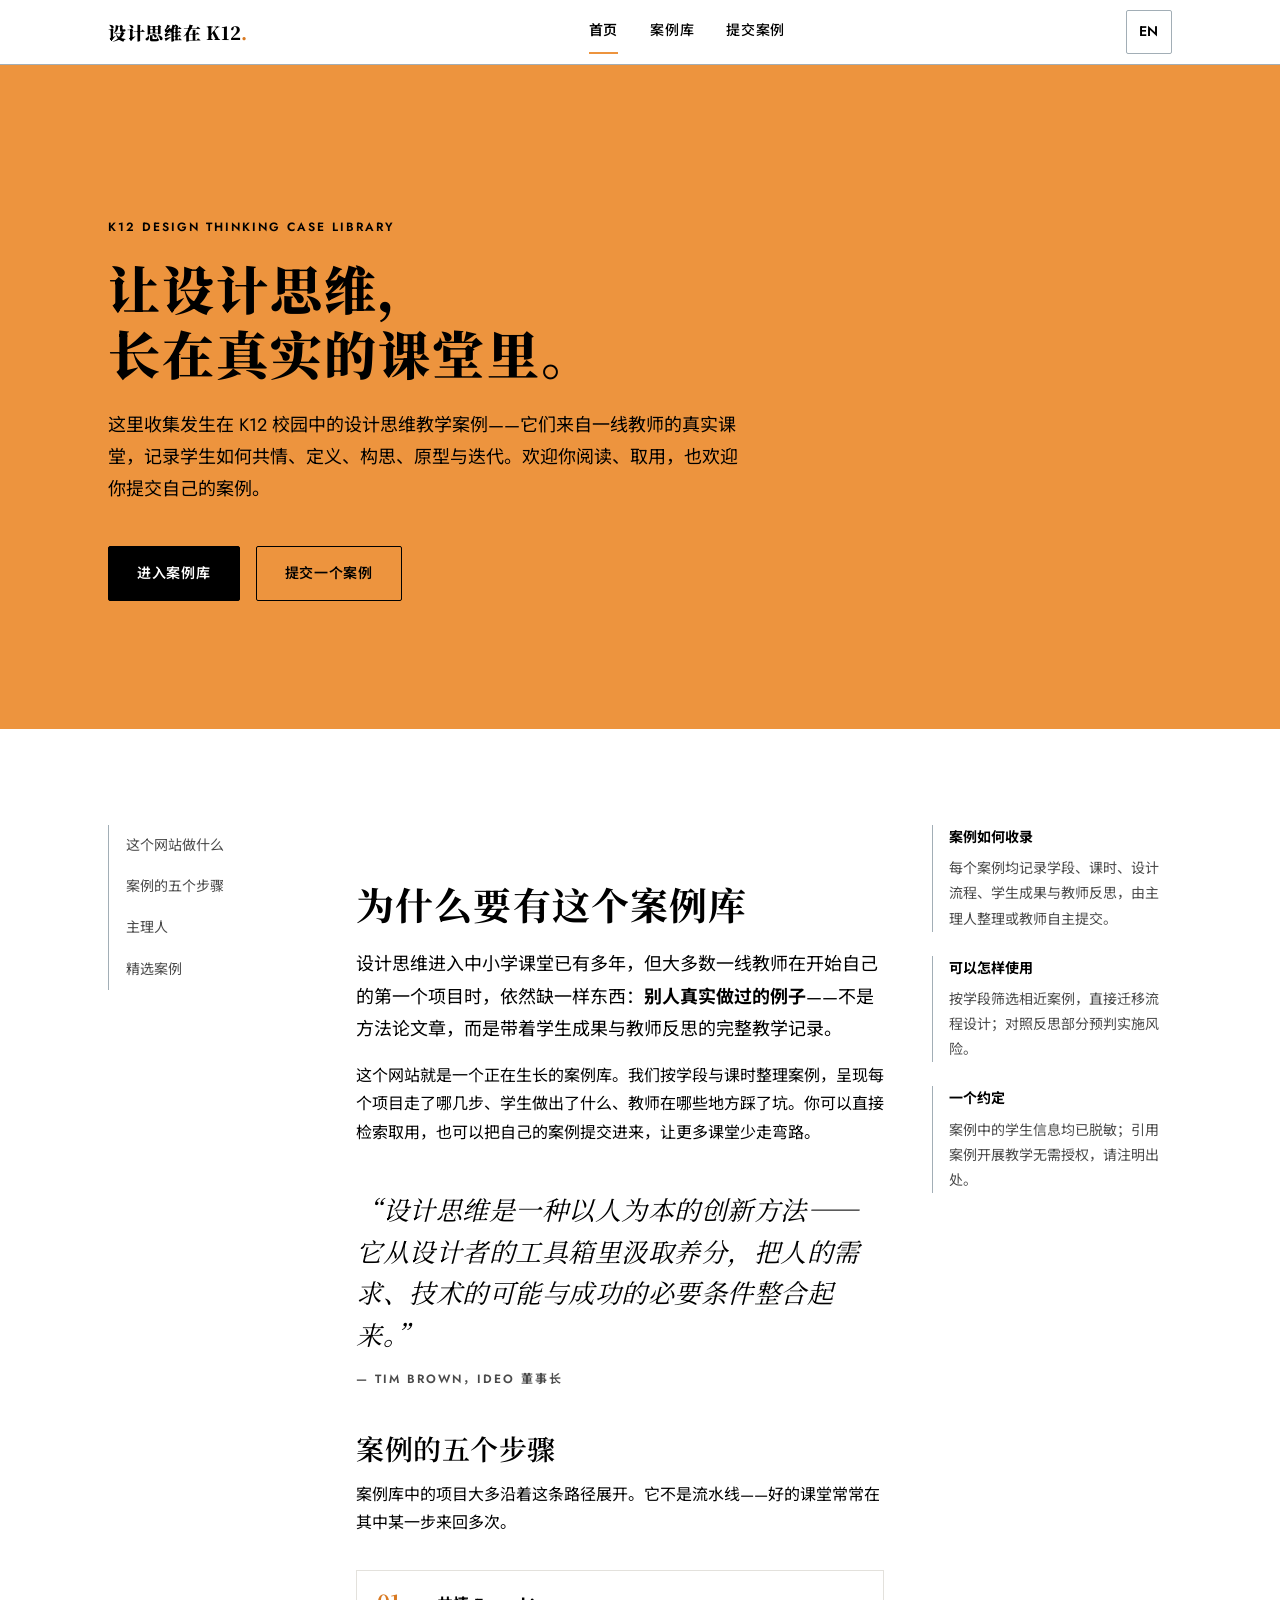
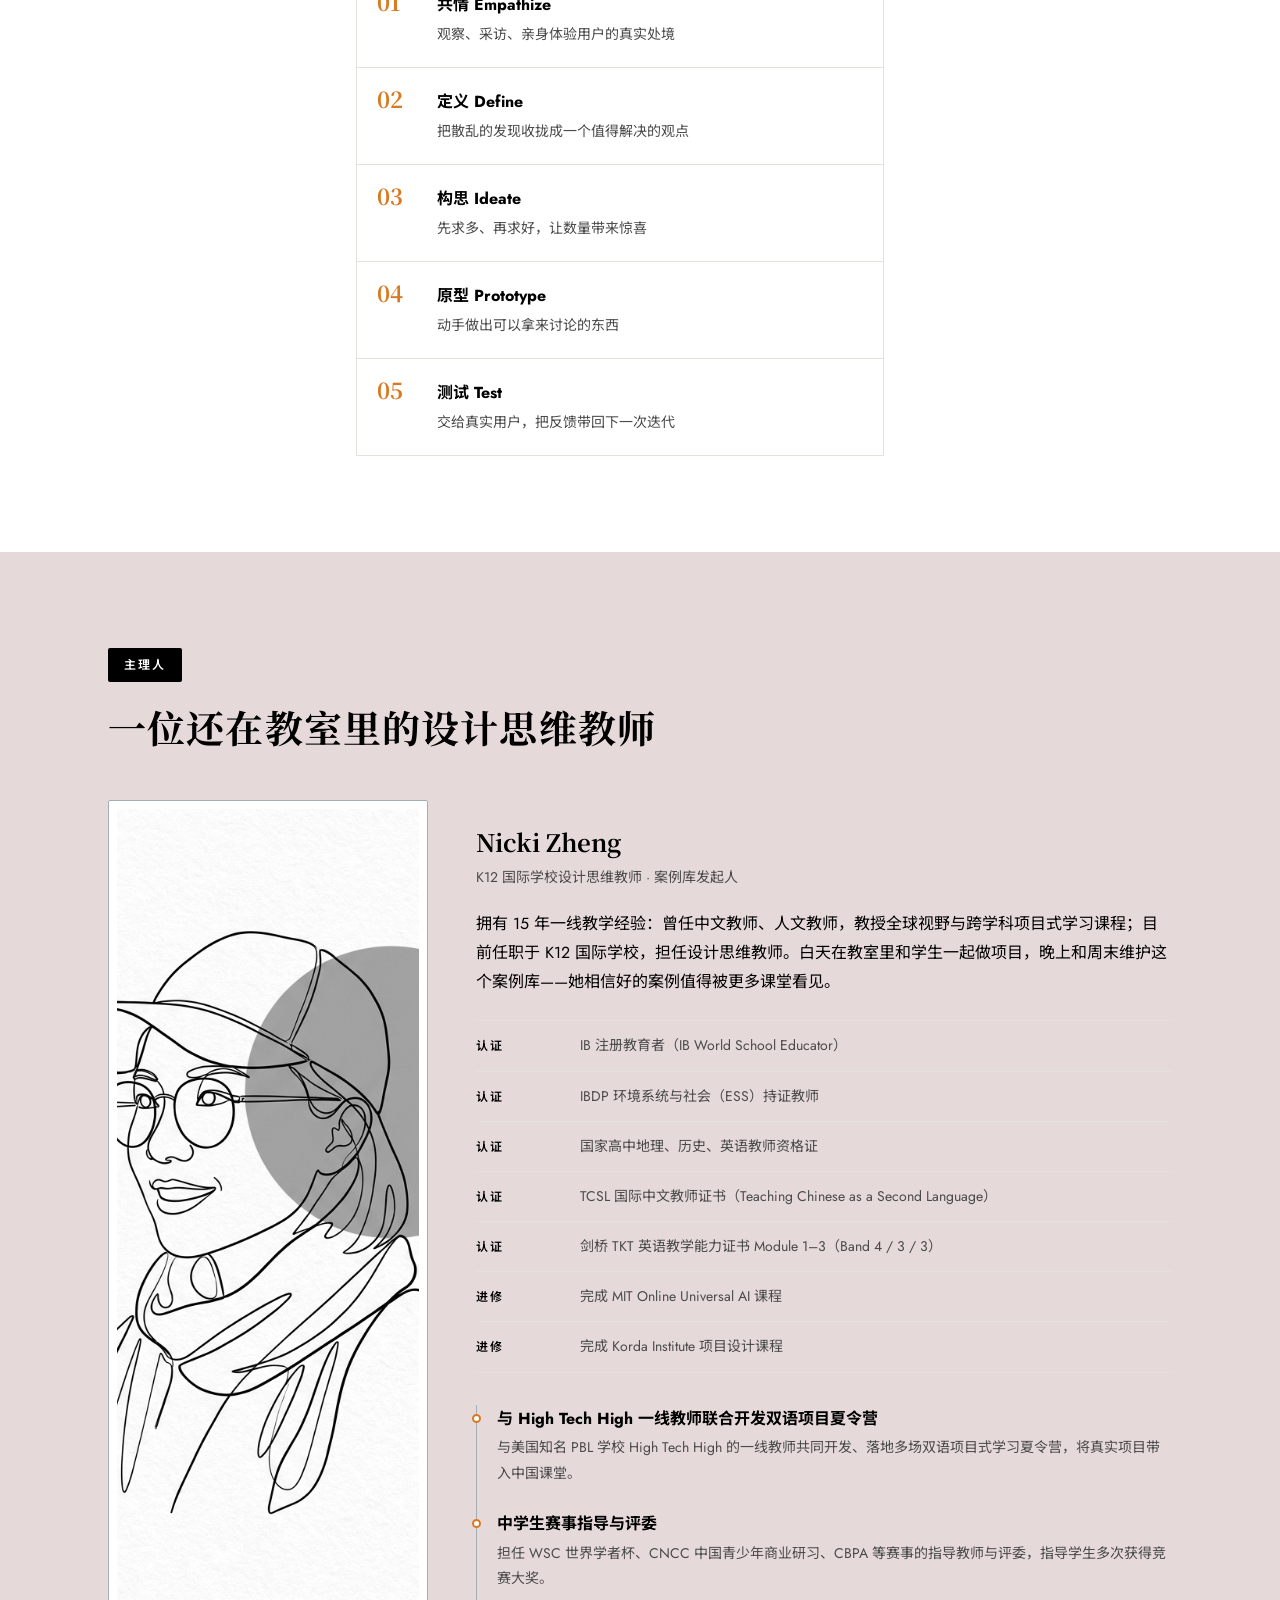
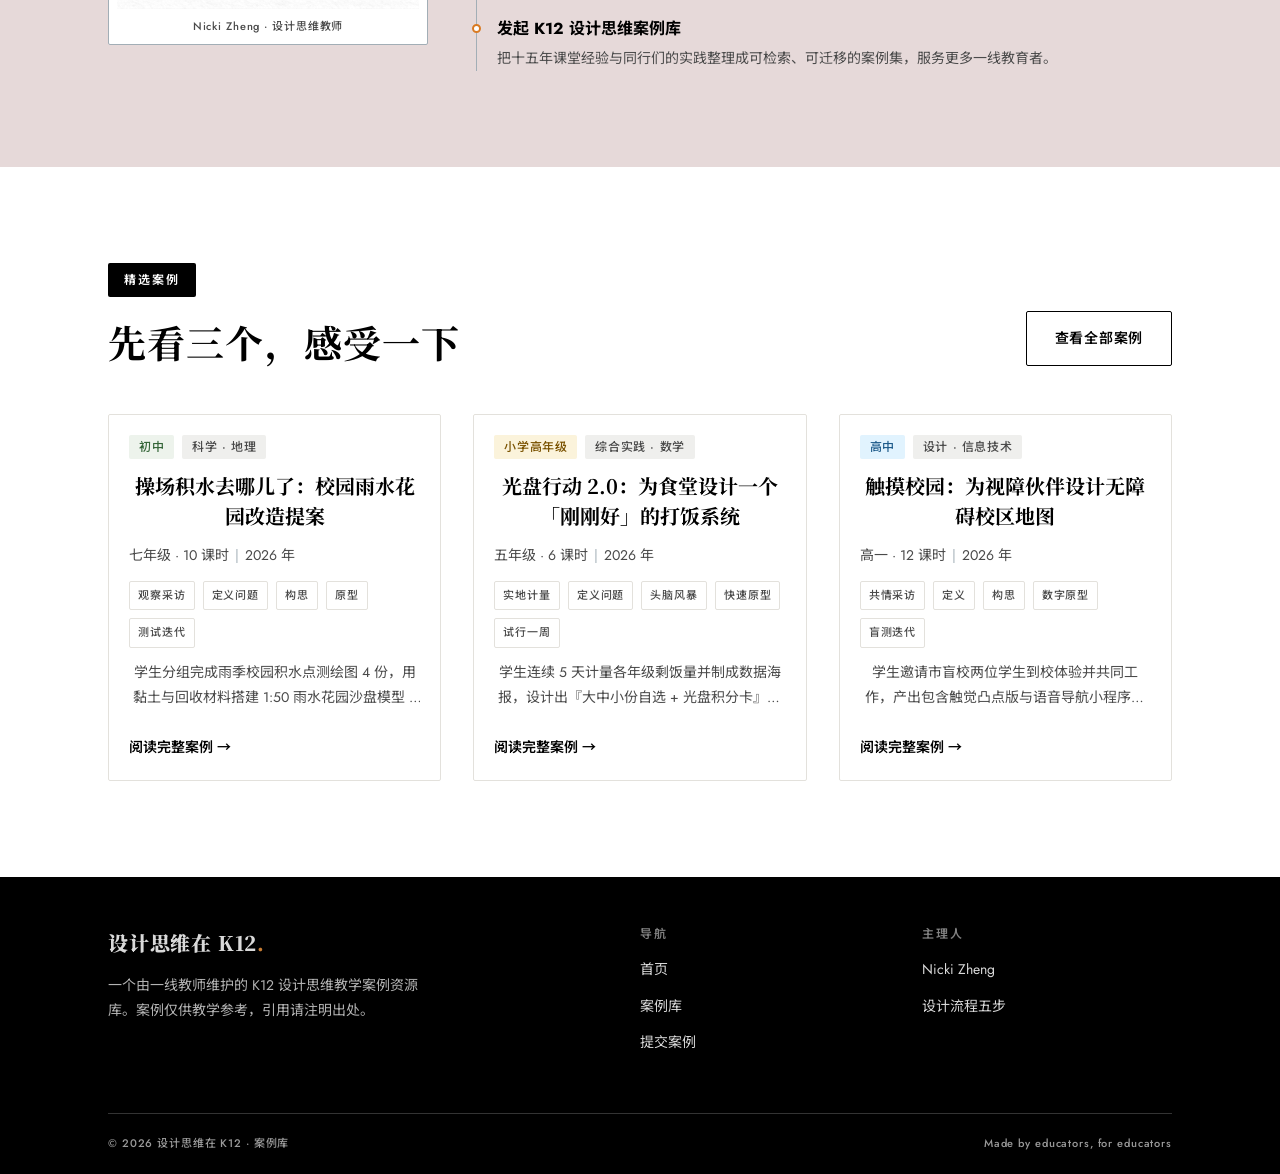
<file: index.html>
<!DOCTYPE html>
<html lang="zh-CN">
<head>
  <meta charset="UTF-8">
  <meta name="viewport" content="width=device-width, initial-scale=1">
  <title>设计思维在 K12 — 教学案例资源库</title>
  <meta name="description" content="面向 K12 教育者的设计思维教学案例资源库：收集、展示一线设计思维教学案例，支持教师提交分享。由主理人 Nicki Zheng 发起。">
  <link rel="icon" href="data:image/svg+xml,%3Csvg xmlns='http://www.w3.org/2000/svg' viewBox='0 0 32 32'%3E%3Crect width='32' height='32' fill='%23000'/%3E%3Ccircle cx='16' cy='16' r='6' fill='%23ED943E'/%3E%3C/svg%3E">
  <link rel="preconnect" href="https://fonts.googleapis.com">
  <link rel="preconnect" href="https://fonts.gstatic.com" crossorigin>
  <link rel="stylesheet" href="https://fonts.googleapis.com/css2?family=Jost:wght@400;500;600&family=Noto+Sans+SC:wght@400;500;700&family=Noto+Serif+SC:wght@600;700;900&display=swap">
  <link rel="stylesheet" href="assets/style.css">
</head>
<body data-page="index">
  <a class="skip-link" href="#main" data-i18n="app.skip">跳到主要内容</a>

  <header class="site-nav">
    <div class="container site-nav__inner">
      <a class="wordmark" href="index.html">设计思维在 K12<span class="dot">.</span></a>
      <nav class="site-nav__links" aria-label="主导航">
        <a href="index.html" aria-current="page" data-i18n="nav.home">首页</a>
        <a href="cases.html" data-i18n="nav.cases">案例库</a>
        <a href="submit.html" data-i18n="nav.submit">提交案例</a>
      </nav>
      <div class="site-nav__actions">
        <button class="lang-toggle" type="button" data-lang-toggle aria-label="Switch to English">EN</button>
        <button class="nav-toggle" aria-expanded="false" aria-controls="nav-panel" data-i18n-aria="app.menu.open">
          <svg width="20" height="20" viewBox="0 0 24 24" fill="none" stroke="currentColor" stroke-width="2" aria-hidden="true"><path d="M3 6h18M3 12h18M3 18h18"/></svg>
        </button>
      </div>
    </div>
    <nav class="nav-panel container" id="nav-panel" aria-label="移动端导航">
      <a href="index.html" aria-current="page" data-i18n="nav.home">首页</a>
      <a href="cases.html" data-i18n="nav.cases">案例库</a>
      <a href="submit.html" data-i18n="nav.submit">提交案例</a>
    </nav>
  </header>

  <main id="main">
    <!-- Hero：橙色满幅带 + 黑色宋体 -->
    <section class="hero" aria-labelledby="hero-title">
      <div class="container">
        <div class="hero__inner">
          <p class="kicker" data-i18n="hero.kicker">K12 Design Thinking Case Library</p>
          <h1 class="display" id="hero-title" style="margin-top: 16px;" data-i18n="hero.title" data-i18n-allow-html="true">让设计思维，<br>长在真实的课堂里。</h1>
          <p class="body-lg" data-i18n="hero.desc">这里收集发生在 K12 校园中的设计思维教学案例——它们来自一线教师的真实课堂，记录学生如何共情、定义、构思、原型与迭代。欢迎你阅读、取用，也欢迎你提交自己的案例。</p>
          <div class="hero__actions">
            <a class="btn btn-primary" href="cases.html" data-i18n="hero.cta1">进入案例库</a>
            <a class="btn btn-ghost" href="submit.html" data-i18n="hero.cta2">提交一个案例</a>
          </div>
        </div>
      </div>
    </section>

    <!-- 网站简介：编辑三栏 -->
    <section class="section" aria-labelledby="about-title">
      <div class="container">
        <div class="editorial">
          <aside class="editorial__rail" aria-label="本页目录">
            <ul>
              <li><a href="#about" data-i18n="idx.rail.1">这个网站做什么</a></li>
              <li><a href="#flow" data-i18n="idx.rail.2">案例的五个步骤</a></li>
              <li><a href="#host" data-i18n="idx.rail.3">主理人</a></li>
              <li><a href="#featured" data-i18n="idx.rail.4">精选案例</a></li>
            </ul>
          </aside>

          <div class="reading" id="about">
            <span class="badge reveal" data-i18n="idx.about.badge">关于本站</span>
            <h2 class="h1 reveal" id="about-title" style="margin-top: 20px;" data-i18n="idx.about.title">为什么要有这个案例库</h2>
            <p class="body-lg reveal" style="margin-top: 20px;" data-i18n="idx.about.p1" data-i18n-allow-html="true">设计思维进入中小学课堂已有多年，但大多数一线教师在开始自己的第一个项目时，依然缺一样东西：<strong>别人真实做过的例子</strong>——不是方法论文章，而是带着学生成果与教师反思的完整教学记录。</p>
            <p class="reveal" style="margin-top: 16px;" data-i18n="idx.about.p2">这个网站就是一个正在生长的案例库。我们按学段与课时整理案例，呈现每个项目走了哪几步、学生做出了什么、教师在哪些地方踩了坑。你可以直接检索取用，也可以把自己的案例提交进来，让更多课堂少走弯路。</p>

            <blockquote class="pullquote reveal">
              <span data-i18n="idx.quote.text">“设计思维是一种以人为本的创新方法——它从设计者的工具箱里汲取养分，把人的需求、技术的可能与成功的必要条件整合起来。”</span>
              <cite data-i18n="idx.quote.cite">— Tim Brown，IDEO 董事长</cite>
            </blockquote>

            <h3 class="h2 reveal" id="flow" data-i18n="idx.flow.title">案例的五个步骤</h3>
            <p class="reveal" style="margin-top: 12px;" data-i18n="idx.flow.desc">案例库中的项目大多沿着这条路径展开。它不是流水线——好的课堂常常在其中某一步来回多次。</p>
            <ol class="flow-steps reveal">
              <li><div><strong data-i18n="idx.flow.s1n">共情 Empathize</strong><span data-i18n="idx.flow.s1d">观察、采访、亲身体验用户的真实处境</span></div></li>
              <li><div><strong data-i18n="idx.flow.s2n">定义 Define</strong><span data-i18n="idx.flow.s2d">把散乱的发现收拢成一个值得解决的观点</span></div></li>
              <li><div><strong data-i18n="idx.flow.s3n">构思 Ideate</strong><span data-i18n="idx.flow.s3d">先求多、再求好，让数量带来惊喜</span></div></li>
              <li><div><strong data-i18n="idx.flow.s4n">原型 Prototype</strong><span data-i18n="idx.flow.s4d">动手做出可以拿来讨论的东西</span></div></li>
              <li><div><strong data-i18n="idx.flow.s5n">测试 Test</strong><span data-i18n="idx.flow.s5d">交给真实用户，把反馈带回下一次迭代</span></div></li>
            </ol>
          </div>

          <div>
            <aside class="editorial__aside reveal">
              <strong data-i18n="idx.aside.1t">案例如何收录</strong>
              <p style="margin-top: 6px;" data-i18n="idx.aside.1d">每个案例均记录学段、课时、设计流程、学生成果与教师反思，由主理人整理或教师自主提交。</p>
            </aside>
            <aside class="editorial__aside reveal">
              <strong data-i18n="idx.aside.2t">可以怎样使用</strong>
              <p style="margin-top: 6px;" data-i18n="idx.aside.2d">按学段筛选相近案例，直接迁移流程设计；对照反思部分预判实施风险。</p>
            </aside>
            <aside class="editorial__aside reveal">
              <strong data-i18n="idx.aside.3t">一个约定</strong>
              <p style="margin-top: 6px;" data-i18n="idx.aside.3d">案例中的学生信息均已脱敏；引用案例开展教学无需授权，请注明出处。</p>
            </aside>
          </div>
        </div>
      </div>
    </section>

    <!-- 主理人：浅粉带 -->
    <section class="section band-rose" id="host" aria-labelledby="host-title">
      <div class="container">
        <span class="badge reveal" data-i18n="idx.host.badge">主理人</span>
        <h2 class="h1 reveal" id="host-title" style="margin-top: 20px;" data-i18n="idx.host.title">一位还在教室里的设计思维教师</h2>

        <div class="profile" style="margin-top: 48px;">
          <figure class="profile__portrait reveal">
            <img src="assets/nicki-portrait.jpg" alt="主理人 Nicki Zheng 的插画肖像" width="640" height="800">
            <figcaption class="micro muted" data-i18n="idx.host.caption">Nicki Zheng · 设计思维教师</figcaption>
          </figure>

          <div>
            <h3 class="profile__name reveal" data-i18n="idx.host.name">Nicki Zheng</h3>
            <p class="profile__role reveal" data-i18n="idx.host.role">K12 国际学校设计思维教师 · 案例库发起人</p>

            <p class="reveal" style="margin-top: 20px;" data-i18n="idx.host.bio">拥有 15 年一线教学经验：曾任中文教师、人文教师，教授全球视野与跨学科项目式学习课程；目前任职于 K12 国际学校，担任设计思维教师。白天在教室里和学生一起做项目，晚上和周末维护这个案例库——她相信好的案例值得被更多课堂看见。</p>

            <ul class="cred-list reveal">
              <li><span class="k label" data-i18n="idx.cred.k1">认证</span><span class="v" data-i18n="idx.cred.v1">IB 注册教育者（IB World School Educator）</span></li>
              <li><span class="k label" data-i18n="idx.cred.k2">认证</span><span class="v" data-i18n="idx.cred.v2">IBDP 环境系统与社会（ESS）持证教师</span></li>
              <li><span class="k label" data-i18n="idx.cred.k5">认证</span><span class="v" data-i18n="idx.cred.v5">国家高中地理、历史、英语教师资格证</span></li>
              <li><span class="k label" data-i18n="idx.cred.k8">认证</span><span class="v" data-i18n="idx.cred.v8">TCSL 国际中文教师证书（Teaching Chinese as a Second Language）</span></li>
              <li><span class="k label" data-i18n="idx.cred.k9">认证</span><span class="v" data-i18n="idx.cred.v9">剑桥 TKT 英语教学能力证书 Module 1–3（Band 4 / 3 / 3）</span></li>
              <li><span class="k label" data-i18n="idx.cred.k3">进修</span><span class="v" data-i18n="idx.cred.v3">完成 MIT Online Universal AI 课程</span></li>
              <li><span class="k label" data-i18n="idx.cred.k4">进修</span><span class="v" data-i18n="idx.cred.v4">完成 Korda Institute 项目设计课程</span></li>
            </ul>

            <ul class="timeline reveal">
              <li>
                <strong data-i18n="idx.tl.1t">与 High Tech High 一线教师联合开发双语项目夏令营</strong>
                <span data-i18n="idx.tl.1d">与美国知名 PBL 学校 High Tech High 的一线教师共同开发、落地多场双语项目式学习夏令营，将真实项目带入中国课堂。</span>
              </li>
              <li>
                <strong data-i18n="idx.tl.2t">中学生赛事指导与评委</strong>
                <span data-i18n="idx.tl.2d">担任 WSC 世界学者杯、CNCC 中国青少年商业研习、CBPA 等赛事的指导教师与评委，指导学生多次获得竞赛大奖。</span>
              </li>
              <li>
                <strong data-i18n="idx.tl.3t">发起 K12 设计思维案例库</strong>
                <span data-i18n="idx.tl.3d">把十五年课堂经验与同行们的实践整理成可检索、可迁移的案例集，服务更多一线教育者。</span>
              </li>
            </ul>
          </div>
        </div>
      </div>
    </section>

    <!-- 精选案例 -->
    <section class="section" id="featured" aria-labelledby="featured-title">
      <div class="container">
        <div style="display:flex; flex-wrap:wrap; gap: 16px; align-items: end; justify-content: space-between;">
          <div>
            <span class="badge reveal" data-i18n="idx.feat.badge">精选案例</span>
            <h2 class="h1 reveal" id="featured-title" style="margin-top: 20px;" data-i18n="idx.feat.title">先看三个，感受一下</h2>
          </div>
          <a class="btn btn-ghost reveal" href="cases.html" data-i18n="idx.feat.cta">查看全部案例</a>
        </div>
        <ul class="case-grid" id="featured-list" style="margin-top: 48px;"></ul>
      </div>
    </section>
  </main>

  <footer class="site-footer">
    <div class="container">
      <div class="site-footer__grid">
        <div>
          <a class="wordmark" href="index.html">设计思维在 K12<span style="color: var(--accent);">.</span></a>
          <p data-i18n="ft.desc">一个由一线教师维护的 K12 设计思维教学案例资源库。案例仅供教学参考，引用请注明出处。</p>
        </div>
        <div class="site-footer__col">
          <span class="label" data-i18n="ft.col.nav">导航</span>
          <ul>
            <li><a href="index.html" data-i18n="nav.home">首页</a></li>
            <li><a href="cases.html" data-i18n="nav.cases">案例库</a></li>
            <li><a href="submit.html" data-i18n="nav.submit">提交案例</a></li>
          </ul>
        </div>
        <div class="site-footer__col">
          <span class="label" data-i18n="ft.col.host">主理人</span>
          <ul>
            <li><a href="#host" data-i18n="ft.link.host">Nicki Zheng</a></li>
            <li><a href="#flow" data-i18n="ft.link.flow">设计流程五步</a></li>
          </ul>
        </div>
      </div>
      <div class="site-footer__base">
        <span class="micro" data-i18n="ft.copyright">© 2026 设计思维在 K12 · 案例库</span>
        <span class="micro" data-i18n="ft.tagline">Made by educators, for educators</span>
      </div>
    </div>
  </footer>

  <script src="assets/cases.js"></script>
  <script src="assets/i18n.js"></script>
  <script src="assets/app.js"></script>
</body>
</html>
</file>
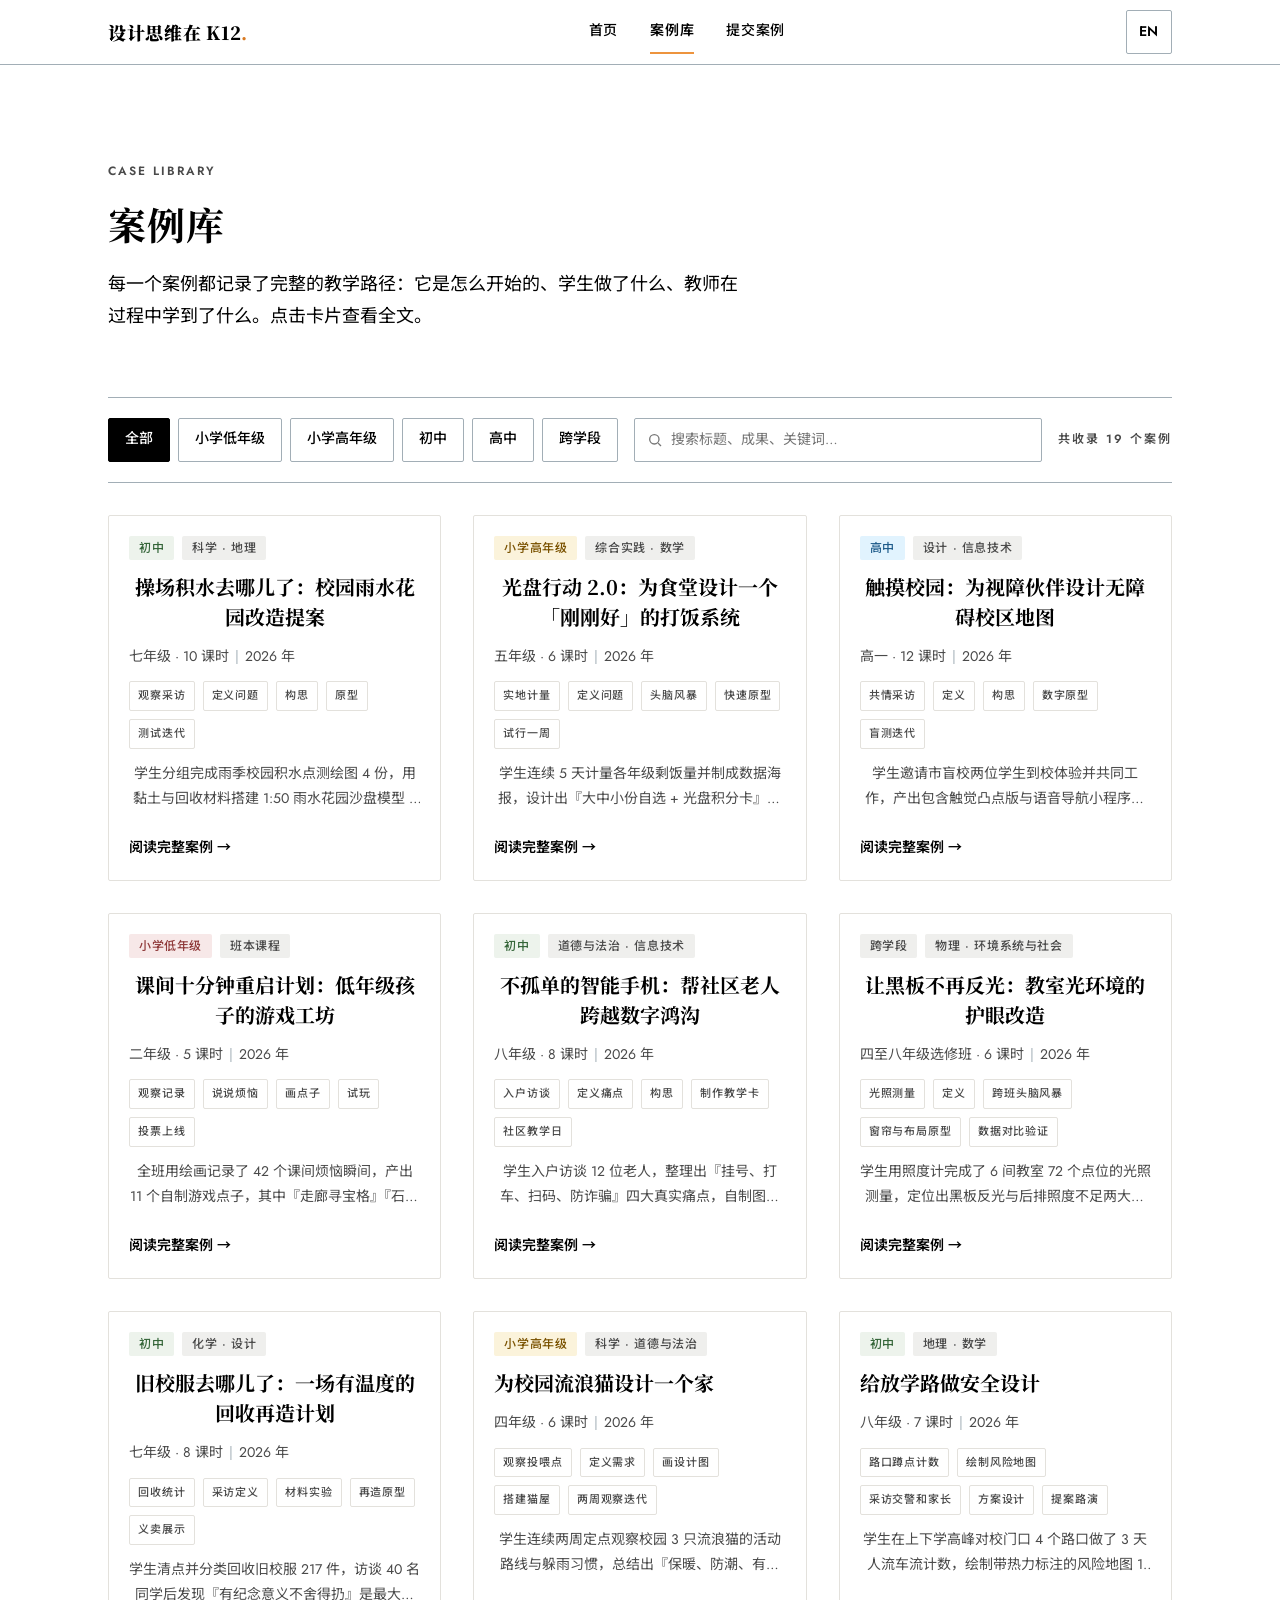
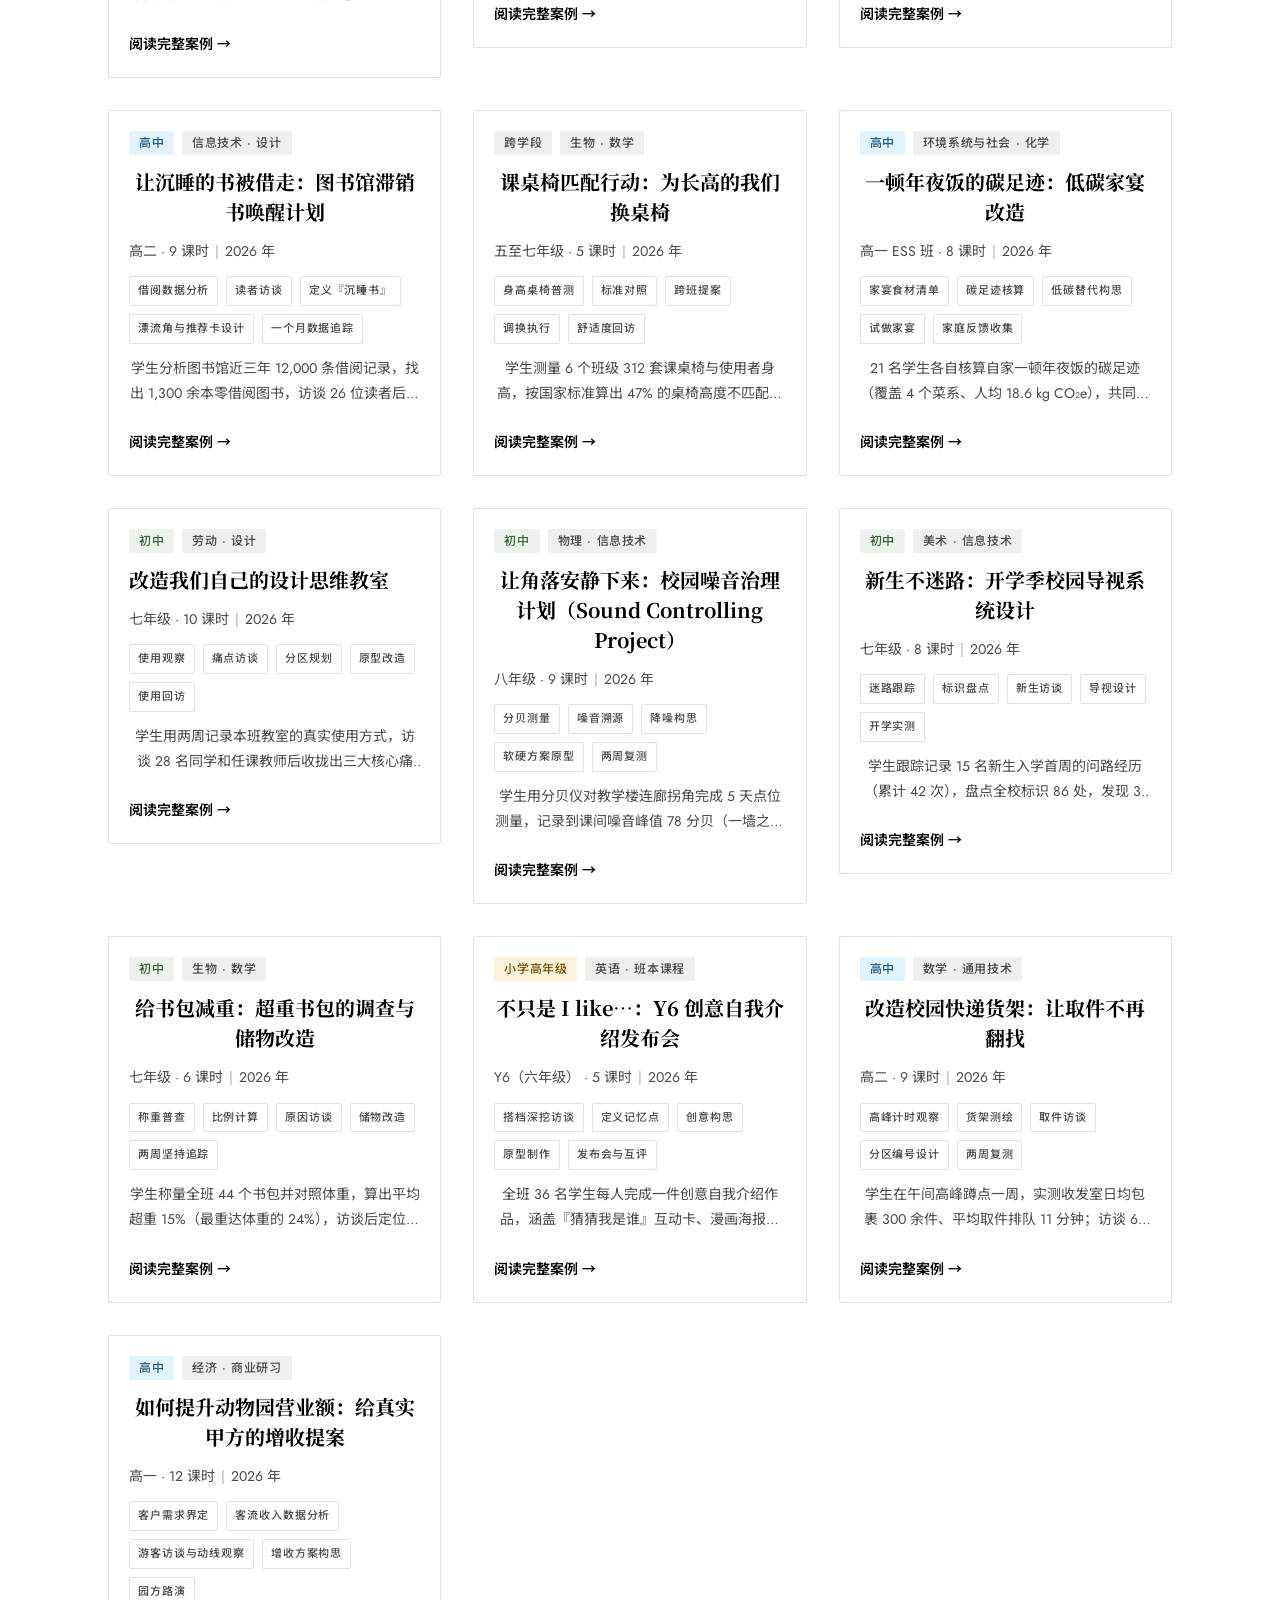
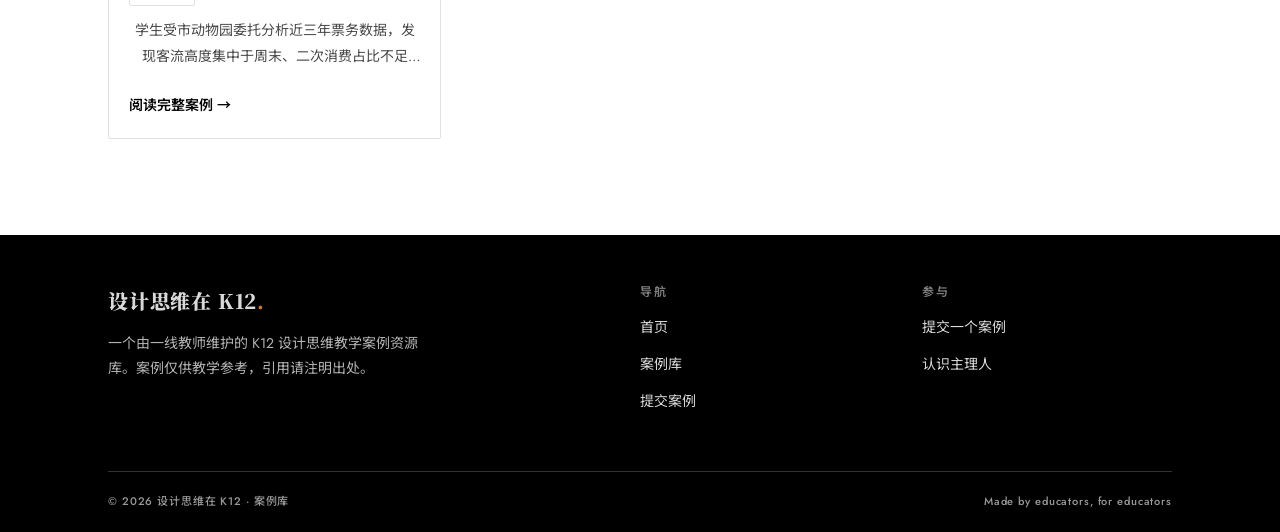
<file: cases.html>
<!DOCTYPE html>
<html lang="zh-CN">
<head>
  <meta charset="UTF-8">
  <meta name="viewport" content="width=device-width, initial-scale=1">
  <title>案例库 — 设计思维在 K12</title>
  <meta name="description" content="浏览已收录的 K12 设计思维教学案例：按学段与关键词筛选，查看每个项目的课时安排、设计流程、学生成果与教师反思。">
  <link rel="icon" href="data:image/svg+xml,%3Csvg xmlns='http://www.w3.org/2000/svg' viewBox='0 0 32 32'%3E%3Crect width='32' height='32' fill='%23000'/%3E%3Ccircle cx='16' cy='16' r='6' fill='%23ED943E'/%3E%3C/svg%3E">
  <link rel="preconnect" href="https://fonts.googleapis.com">
  <link rel="preconnect" href="https://fonts.gstatic.com" crossorigin>
  <link rel="stylesheet" href="https://fonts.googleapis.com/css2?family=Jost:wght@400;500;600&family=Noto+Sans+SC:wght@400;500;700&family=Noto+Serif+SC:wght@600;700;900&display=swap">
  <link rel="stylesheet" href="assets/style.css">
</head>
<body data-page="cases">
  <a class="skip-link" href="#main" data-i18n="app.skip">跳到主要内容</a>

  <header class="site-nav">
    <div class="container site-nav__inner">
      <a class="wordmark" href="index.html">设计思维在 K12<span class="dot">.</span></a>
      <nav class="site-nav__links" aria-label="主导航">
        <a href="index.html" data-i18n="nav.home">首页</a>
        <a href="cases.html" aria-current="page" data-i18n="nav.cases">案例库</a>
        <a href="submit.html" data-i18n="nav.submit">提交案例</a>
      </nav>
      <div class="site-nav__actions">
        <button class="lang-toggle" type="button" data-lang-toggle aria-label="Switch to English">EN</button>
        <button class="nav-toggle" aria-expanded="false" aria-controls="nav-panel" data-i18n-aria="app.menu.open">
          <svg width="20" height="20" viewBox="0 0 24 24" fill="none" stroke="currentColor" stroke-width="2" aria-hidden="true"><path d="M3 6h18M3 12h18M3 18h18"/></svg>
        </button>
      </div>
    </div>
    <nav class="nav-panel container" id="nav-panel" aria-label="移动端导航">
      <a href="index.html">首页</a>
      <a href="cases.html" aria-current="page" data-i18n="nav.cases">案例库</a>
      <a href="submit.html" data-i18n="nav.submit">提交案例</a>
    </nav>
  </header>

  <main id="main">
    <div class="container">
      <div class="page-head">
        <span class="kicker" data-i18n="cases.kicker">Case Library</span>
        <h1 class="h1" style="margin-top: 16px;" data-i18n="cases.title">案例库</h1>
        <p class="body-lg" data-i18n="cases.desc">每一个案例都记录了完整的教学路径：它是怎么开始的、学生做了什么、教师在过程中学到了什么。点击卡片查看全文。</p>
      </div>

      <!-- 筛选栏 -->
      <fieldset style="border: 0; padding: 0; margin: 0;">
        <legend class="skip-link" data-i18n="cases.filter.legend">按学段筛选</legend>
        <div class="filter-bar">
          <div class="pill-group" role="radiogroup" data-i18n-aria="cases.filter.label" aria-label="按学段筛选">
            <input type="radio" name="stage-filter" id="sf-all" value="all" checked>
            <label class="pill" for="sf-all" data-i18n="stage.all">全部</label>
            <input type="radio" name="stage-filter" id="sf-low" value="pl">
            <label class="pill" for="sf-low" data-i18n="stage.pl">小学低年级</label>
            <input type="radio" name="stage-filter" id="sf-high" value="ph">
            <label class="pill" for="sf-high" data-i18n="stage.ph">小学高年级</label>
            <input type="radio" name="stage-filter" id="sf-junior" value="jh">
            <label class="pill" for="sf-junior" data-i18n="stage.jh">初中</label>
            <input type="radio" name="stage-filter" id="sf-senior" value="sh">
            <label class="pill" for="sf-senior" data-i18n="stage.sh">高中</label>
            <input type="radio" name="stage-filter" id="sf-cross" value="cross">
            <label class="pill" for="sf-cross" data-i18n="stage.cross">跨学段</label>
          </div>
          <label class="filter-search">
            <svg width="16" height="16" viewBox="0 0 24 24" fill="none" stroke="currentColor" stroke-width="2" aria-hidden="true"><circle cx="11" cy="11" r="7"/><path d="m21 21-4.3-4.3"/></svg>
            <span class="skip-link" data-i18n="cases.search.aria">搜索案例</span>
            <input type="search" id="case-search" placeholder="搜索标题、成果、关键词…" aria-label="搜索案例" data-i18n-placeholder="cases.search.ph" data-i18n-aria="cases.search.aria">
          </label>
          <span class="filter-count" id="case-count" aria-live="polite"></span>
        </div>
      </fieldset>

      <!-- 案例网格 -->
      <section style="padding-bottom: 96px;" aria-label="案例列表">
        <ul class="case-grid" id="case-list"></ul>
        <div class="empty-state" hidden>
          <p><span data-i18n="cases.empty.text">没有找到匹配的案例。换个关键词试试，或者</span>
            <a href="submit.html" style="color: var(--accent-deep); font-weight: 600;" data-i18n="cases.empty.link">提交第一个属于你的案例 →</a>
          </p>
        </div>
      </section>
    </div>
  </main>

  <!-- 案例详情 -->
  <dialog class="case-dialog" id="case-dialog" aria-labelledby="dialog-title">
    <div class="case-dialog__inner">
      <button class="case-dialog__close" data-i18n-aria="cases.dlg.close" aria-label="关闭详情">
        <svg width="20" height="20" viewBox="0 0 24 24" fill="none" stroke="currentColor" stroke-width="2" aria-hidden="true"><path d="M18 6 6 18M6 6l12 12"/></svg>
      </button>
      <span class="badge case-dialog__stage"></span>
      <h2 class="h2" id="dialog-title" style="margin-top: 16px;"></h2>
      <div class="case-dialog__meta"></div>
      <section class="case-dialog__section">
        <span class="label" data-i18n="cases.dlg.context">项目背景</span>
        <p class="case-dialog__context"></p>
      </section>
      <section class="case-dialog__section">
        <span class="label" data-i18n="cases.dlg.flow">设计流程</span>
        <div class="case-dialog__flow"></div>
      </section>
      <section class="case-dialog__section">
        <span class="label" data-i18n="cases.dlg.outcome">学生成果</span>
        <p class="case-dialog__outcome"></p>
      </section>
      <section class="case-dialog__section">
        <span class="label" data-i18n="cases.dlg.reflect">教师反思</span>
        <p class="case-dialog__reflection"></p>
      </section>
      <div class="case-dialog__footer" style="margin-top: 32px; padding-top: 24px; border-top: 1px solid var(--line-soft);">
        <a class="btn btn-ghost case-dialog__edit" href="submit.html" data-i18n="cases.dlg.edit">编辑案例</a>
      </div>
    </div>
  </dialog>

  <footer class="site-footer">
    <div class="container">
      <div class="site-footer__grid">
        <div>
          <a class="wordmark" href="index.html">设计思维在 K12<span style="color: var(--accent);">.</span></a>
          <p data-i18n="ft.desc">一个由一线教师维护的 K12 设计思维教学案例资源库。案例仅供教学参考，引用请注明出处。</p>
        </div>
        <div class="site-footer__col">
          <span class="label" data-i18n="ft.col.nav">导航</span>
          <ul>
            <li><a href="index.html" data-i18n="nav.home">首页</a></li>
            <li><a href="cases.html" data-i18n="nav.cases">案例库</a></li>
            <li><a href="submit.html" data-i18n="nav.submit">提交案例</a></li>
          </ul>
        </div>
        <div class="site-footer__col">
          <span class="label" data-i18n="ft.col.join">参与</span>
          <ul>
            <li><a href="submit.html" data-i18n="ft.link.submit">提交一个案例</a></li>
            <li><a href="index.html#host" data-i18n="ft.link.curator">认识主理人</a></li>
          </ul>
        </div>
      </div>
      <div class="site-footer__base">
        <span class="micro" data-i18n="ft.copyright">© 2026 设计思维在 K12 · 案例库</span>
        <span class="micro" data-i18n="ft.tagline">Made by educators, for educators</span>
      </div>
    </div>
  </footer>

  <script src="assets/cases.js"></script>
  <script src="assets/i18n.js"></script>
  <script src="assets/app.js"></script>
</body>
</html>
</file>
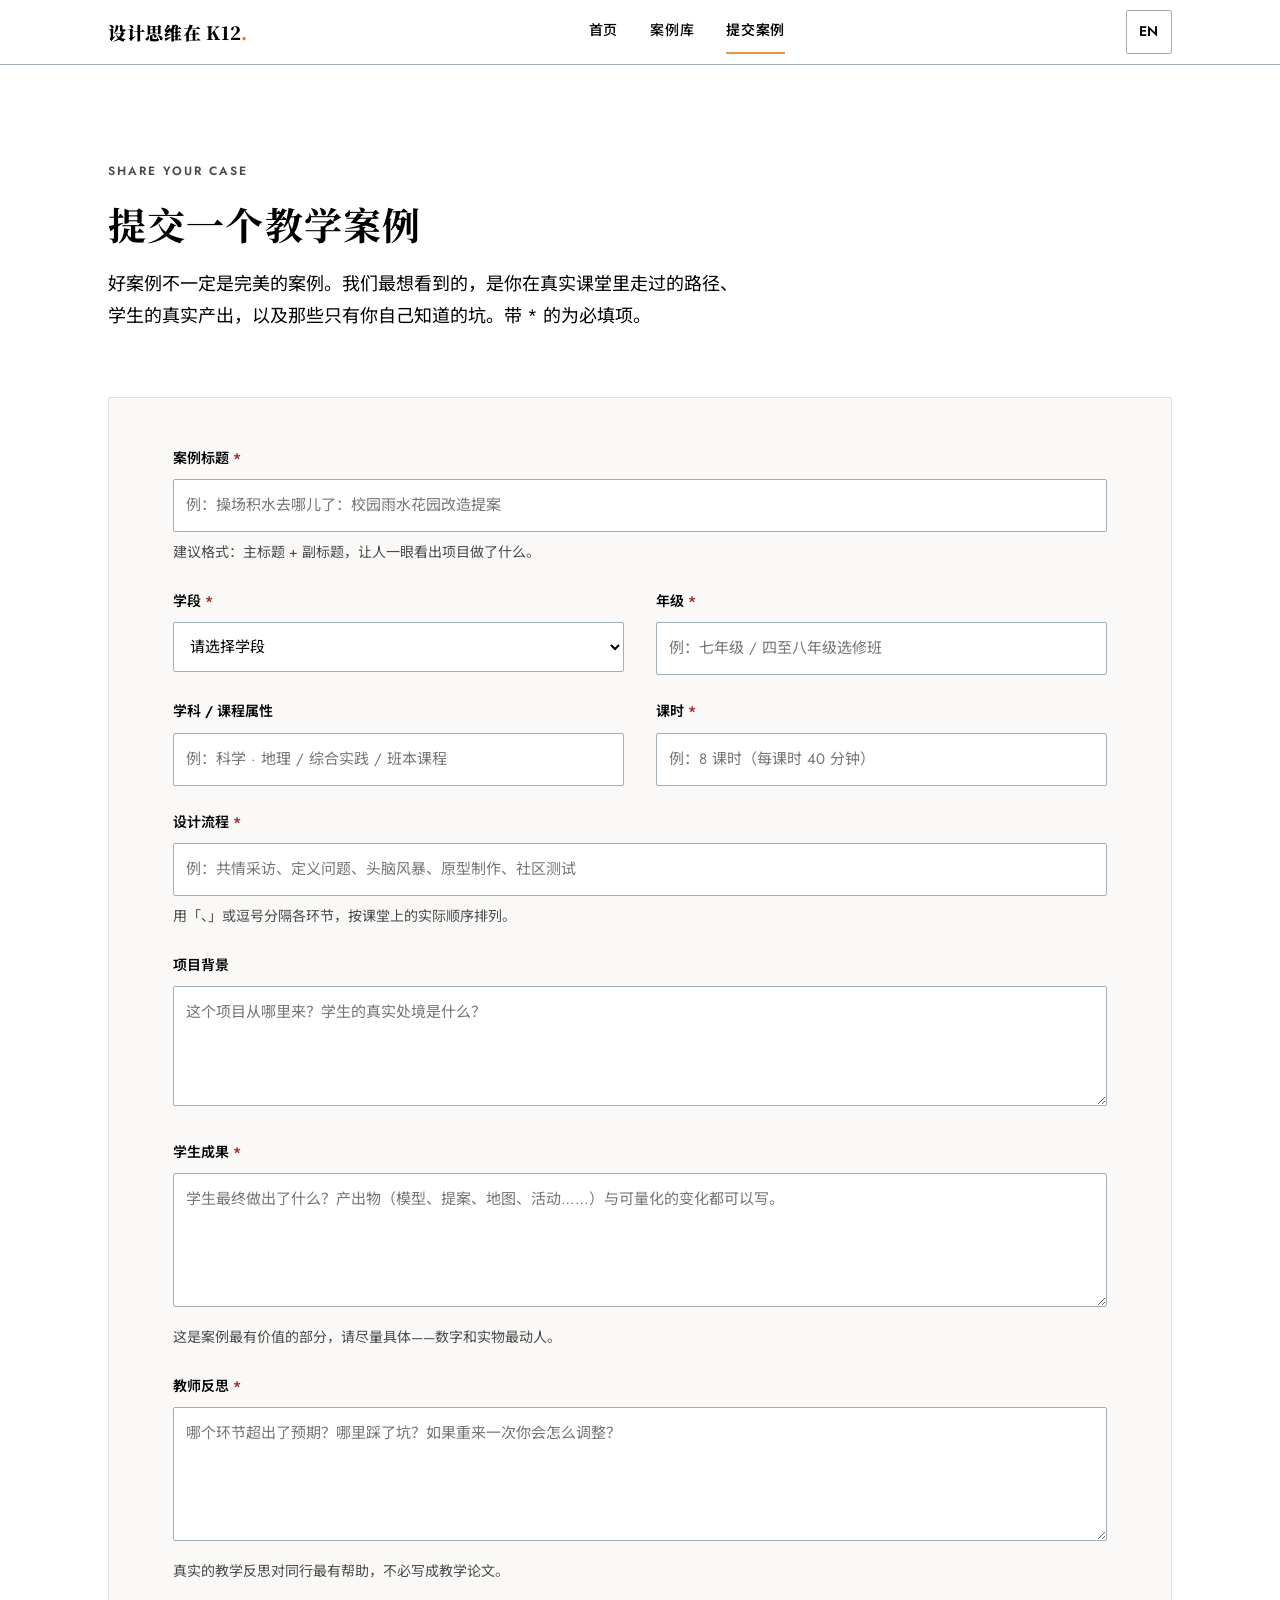
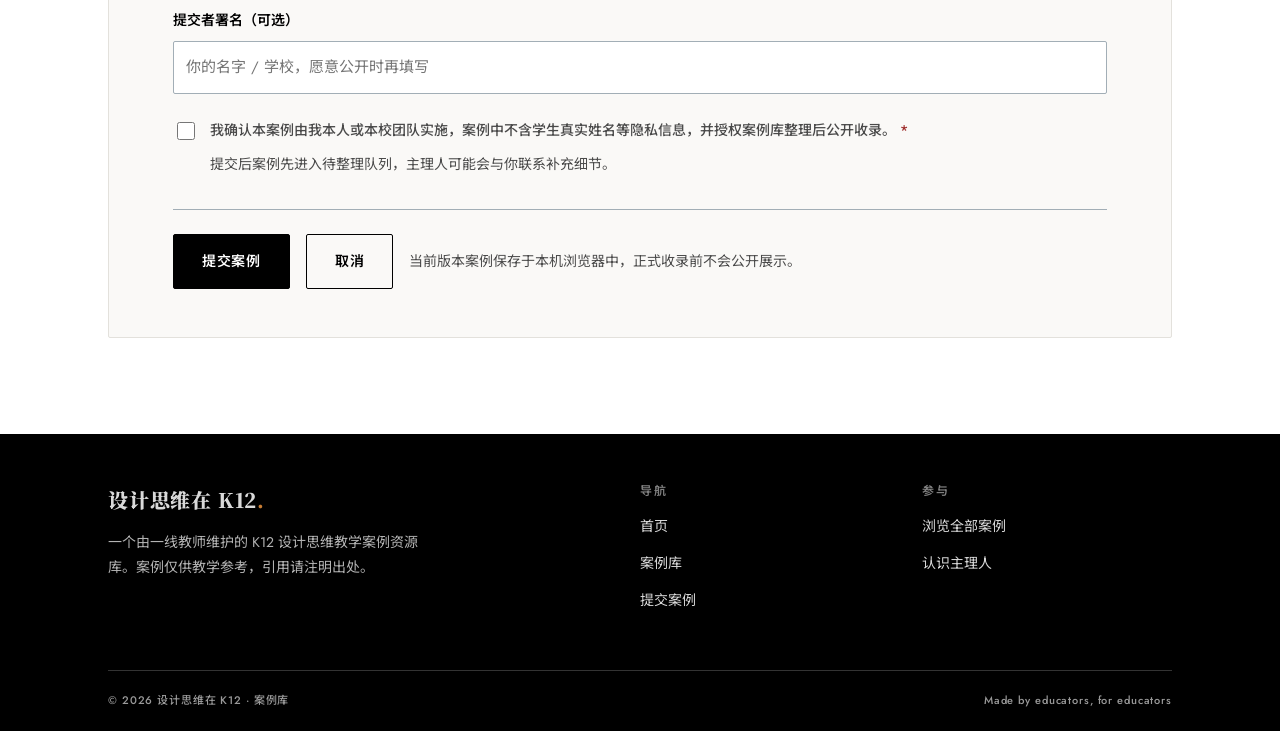
<file: submit.html>
<!DOCTYPE html>
<html lang="zh-CN">
<head>
  <meta charset="UTF-8">
  <meta name="viewport" content="width=device-width, initial-scale=1">
  <title>提交案例 — 设计思维在 K12</title>
  <meta name="description" content="把你的设计思维教学案例分享给更多一线教师：填写案例标题、学段、课时、设计流程、学生成果与教学反思，通过审核后收录进案例库。">
  <link rel="icon" href="data:image/svg+xml,%3Csvg xmlns='http://www.w3.org/2000/svg' viewBox='0 0 32 32'%3E%3Crect width='32' height='32' fill='%23000'/%3E%3Ccircle cx='16' cy='16' r='6' fill='%23ED943E'/%3E%3C/svg%3E">
  <link rel="preconnect" href="https://fonts.googleapis.com">
  <link rel="preconnect" href="https://fonts.gstatic.com" crossorigin>
  <link rel="stylesheet" href="https://fonts.googleapis.com/css2?family=Jost:wght@400;500;600&family=Noto+Sans+SC:wght@400;500;700&family=Noto+Serif+SC:wght@600;700;900&display=swap">
  <link rel="stylesheet" href="assets/style.css">
</head>
<body data-page="submit">
  <a class="skip-link" href="#main" data-i18n="app.skip">跳到主要内容</a>

  <header class="site-nav">
    <div class="container site-nav__inner">
      <a class="wordmark" href="index.html">设计思维在 K12<span class="dot">.</span></a>
      <nav class="site-nav__links" aria-label="主导航">
        <a href="index.html" data-i18n="nav.home">首页</a>
        <a href="cases.html" data-i18n="nav.cases">案例库</a>
        <a href="submit.html" aria-current="page" data-i18n="nav.submit">提交案例</a>
      </nav>
      <div class="site-nav__actions">
        <button class="lang-toggle" type="button" data-lang-toggle aria-label="Switch to English">EN</button>
        <button class="nav-toggle" aria-expanded="false" aria-controls="nav-panel" data-i18n-aria="app.menu.open">
          <svg width="20" height="20" viewBox="0 0 24 24" fill="none" stroke="currentColor" stroke-width="2" aria-hidden="true"><path d="M3 6h18M3 12h18M3 18h18"/></svg>
        </button>
      </div>
    </div>
    <nav class="nav-panel container" id="nav-panel" aria-label="移动端导航">
      <a href="index.html">首页</a>
      <a href="cases.html">案例库</a>
      <a href="submit.html" aria-current="page" data-i18n="nav.submit">提交案例</a>
    </nav>
  </header>

  <main id="main">
    <div class="container">
      <div class="page-head">
        <span class="kicker" data-i18n="sub.kicker">Share Your Case</span>
        <h1 class="h1" style="margin-top: 16px;" data-i18n="sub.title">提交一个教学案例</h1>
        <p class="body-lg" data-i18n="sub.desc">好案例不一定是完美的案例。我们最想看到的，是你在真实课堂里走过的路径、学生的真实产出，以及那些只有你自己知道的坑。带 <span style="color: var(--error);">*</span> 的为必填项。</p>
      </div>

      <section class="band-tint" style="margin-bottom: 96px; border: 1px solid var(--line-soft); border-radius: 2px;" aria-label="案例提交表单">
        <div style="padding: 48px clamp(20px, 5vw, 64px);">

          <!-- 表单 -->
          <form id="case-form" novalidate>
            <div class="form-grid">
              <div class="field field-full">
                <label for="f-title"><span data-i18n="sub.f.title">案例标题</span> <span class="req" aria-hidden="true">*</span></label>
                <input type="text" id="f-title" name="title" required aria-required="true"
                       placeholder="例：操场积水去哪儿了：校园雨水花园改造提案" data-i18n-placeholder="sub.ph.title">
                <p class="field__help" data-i18n="sub.help.title">建议格式：主标题 + 副标题，让人一眼看出项目做了什么。</p>
                <p class="field__error" role="alert"></p>
              </div>

              <div class="field">
                <label for="f-stage"><span data-i18n="sub.f.stage">学段</span> <span class="req" aria-hidden="true">*</span></label>
                <select id="f-stage" name="stage" required aria-required="true">
                  <option value="" data-i18n="sub.stage.placeholder">请选择学段</option>
                  <option value="pl" data-i18n="sub.stage.pl">小学低年级（1–3 年级）</option>
                  <option value="ph" data-i18n="sub.stage.ph">小学高年级（4–6 年级）</option>
                  <option value="jh" data-i18n="sub.stage.jh">初中（7–9 年级）</option>
                  <option value="sh" data-i18n="sub.stage.sh">高中（10–12 年级）</option>
                  <option value="cross" data-i18n="sub.stage.cross">跨学段（混龄 / 选修班）</option>
                </select>
                <p class="field__error" role="alert"></p>
              </div>

              <div class="field">
                <label for="f-grade"><span data-i18n="sub.f.grade">年级</span> <span class="req" aria-hidden="true">*</span></label>
                <input type="text" id="f-grade" name="grade" required aria-required="true"
                       placeholder="例：七年级 / 四至八年级选修班" data-i18n-placeholder="sub.ph.grade">
                <p class="field__error" role="alert"></p>
              </div>

              <div class="field">
                <label for="f-subject" data-i18n="sub.f.subject">学科 / 课程属性</label>
                <input type="text" id="f-subject" name="subject"
                       placeholder="例：科学 · 地理 / 综合实践 / 班本课程" data-i18n-placeholder="sub.ph.subject">
              </div>

              <div class="field">
                <label for="f-hours"><span data-i18n="sub.f.hours">课时</span> <span class="req" aria-hidden="true">*</span></label>
                <input type="text" id="f-hours" name="hours" required aria-required="true"
                       placeholder="例：8 课时（每课时 40 分钟）" data-i18n-placeholder="sub.ph.hours">
                <p class="field__error" role="alert"></p>
              </div>

              <div class="field field-full">
                <label for="f-flow"><span data-i18n="sub.f.flow">设计流程</span> <span class="req" aria-hidden="true">*</span></label>
                <input type="text" id="f-flow" name="flow" required aria-required="true"
                       placeholder="例：共情采访、定义问题、头脑风暴、原型制作、社区测试" data-i18n-placeholder="sub.ph.flow">
                <p class="field__help" data-i18n="sub.help.flow">用「、」或逗号分隔各环节，按课堂上的实际顺序排列。</p>
                <p class="field__error" role="alert"></p>
              </div>

              <div class="field field-full">
                <label for="f-context" data-i18n="sub.f.context">项目背景</label>
                <textarea id="f-context" name="context" rows="3"
                          placeholder="这个项目从哪里来？学生的真实处境是什么？" data-i18n-placeholder="sub.ph.context"></textarea>
              </div>

              <div class="field field-full">
                <label for="f-outcome"><span data-i18n="sub.f.outcome">学生成果</span> <span class="req" aria-hidden="true">*</span></label>
                <textarea id="f-outcome" name="outcome" rows="4" required aria-required="true"
                          placeholder="学生最终做出了什么？产出物（模型、提案、地图、活动……）与可量化的变化都可以写。" data-i18n-placeholder="sub.ph.outcome"></textarea>
                <p class="field__help" data-i18n="sub.help.outcome">这是案例最有价值的部分，请尽量具体——数字和实物最动人。</p>
                <p class="field__error" role="alert"></p>
              </div>

              <div class="field field-full">
                <label for="f-reflection"><span data-i18n="sub.f.reflect">教师反思</span> <span class="req" aria-hidden="true">*</span></label>
                <textarea id="f-reflection" name="reflection" rows="4" required aria-required="true"
                          placeholder="哪个环节超出了预期？哪里踩了坑？如果重来一次你会怎么调整？" data-i18n-placeholder="sub.ph.reflect"></textarea>
                <p class="field__help" data-i18n="sub.help.reflect">真实的教学反思对同行最有帮助，不必写成教学论文。</p>
                <p class="field__error" role="alert"></p>
              </div>

              <div class="field field-full">
                <label for="f-teacher" data-i18n="sub.f.teacher">提交者署名（可选）</label>
                <input type="text" id="f-teacher" name="teacher"
                       placeholder="你的名字 / 学校，愿意公开时再填写" data-i18n-placeholder="sub.ph.teacher">
              </div>

              <div class="field field-full">
                <div class="field-consent">
                  <input type="checkbox" id="f-consent" required aria-required="true" aria-describedby="consent-help">
                  <div>
                    <label for="f-consent" style="font-weight: 500;"><span data-i18n="sub.consent">我确认本案例由我本人或本校团队实施，案例中不含学生真实姓名等隐私信息，并授权案例库整理后公开收录。</span> <span class="req" aria-hidden="true">*</span></label>
                    <p class="field__help" id="consent-help" data-i18n="sub.help.consent">提交后案例先进入待整理队列，主理人可能会与你联系补充细节。</p>
                    <p class="field__error" role="alert"></p>
                  </div>
                </div>
              </div>
            </div>

            <div class="form-actions">
              <button type="submit" class="btn btn-primary" data-i18n="sub.submit">提交案例</button>
              <a class="btn btn-ghost" id="btn-cancel-edit" href="cases.html" data-i18n="sub.edit.cancel" hidden>取消</a>
              <p class="form-note" style="margin: 0;" data-i18n="sub.note">当前版本案例保存于本机浏览器中，正式收录前不会公开展示。</p>
            </div>
          </form>

          <!-- 成功态 -->
          <div class="form-success" id="form-success" role="status">
            <div class="check">
              <svg width="26" height="26" viewBox="0 0 24 24" fill="none" stroke="currentColor" stroke-width="2.4" aria-hidden="true"><path d="m4.5 12.5 5 5 10-11"/></svg>
            </div>
            <h2 class="h2" data-i18n="sub.ok.title">案例已收到，谢谢分享</h2>
            <p><span data-i18n="sub.ok.desc.text">你的案例已存入案例库的本机队列，刷新后即可在</span><a href="cases.html" style="color: var(--accent-deep); font-weight: 600;" data-i18n="sub.ok.desc.link">案例库</a><span data-i18n="sub.ok.desc.tail">中看到它。正式收录前，主理人会与你核对细节。</span></p>
            <span class="case-ref" id="success-ref"></span>
            <div class="form-success__actions">
              <button type="button" class="btn btn-primary" id="btn-another" data-i18n="sub.ok.another">再提交一个</button>
              <a class="btn btn-ghost" href="cases.html" data-i18n="sub.ok.browse">去案例库看看</a>
            </div>
          </div>

        </div>
      </section>
    </div>
  </main>

  <footer class="site-footer">
    <div class="container">
      <div class="site-footer__grid">
        <div>
          <a class="wordmark" href="index.html">设计思维在 K12<span style="color: var(--accent);">.</span></a>
          <p data-i18n="ft.desc">一个由一线教师维护的 K12 设计思维教学案例资源库。案例仅供教学参考，引用请注明出处。</p>
        </div>
        <div class="site-footer__col">
          <span class="label" data-i18n="ft.col.nav">导航</span>
          <ul>
            <li><a href="index.html" data-i18n="nav.home">首页</a></li>
            <li><a href="cases.html" data-i18n="nav.cases">案例库</a></li>
            <li><a href="submit.html" data-i18n="nav.submit">提交案例</a></li>
          </ul>
        </div>
        <div class="site-footer__col">
          <span class="label" data-i18n="ft.col.join">参与</span>
          <ul>
            <li><a href="cases.html" data-i18n="ft.link.browse">浏览全部案例</a></li>
            <li><a href="index.html#host" data-i18n="ft.link.curator">认识主理人</a></li>
          </ul>
        </div>
      </div>
      <div class="site-footer__base">
        <span class="micro" data-i18n="ft.copyright">© 2026 设计思维在 K12 · 案例库</span>
        <span class="micro" data-i18n="ft.tagline">Made by educators, for educators</span>
      </div>
    </div>
  </footer>

  <script src="assets/cases.js"></script>
  <script src="assets/i18n.js"></script>
  <script src="assets/app.js"></script>
</body>
</html>
</file>
<file: assets/style.css>
/* ============================================================
   K12 设计思维教学案例库 — Design System Implementation
   Contract: ./DESIGN.md — 每个值必须可追溯到其中的 token
   ============================================================ */

/* ---------- Design Tokens ---------- */
:root {
  /* Color — Section 2 */
  --surface: #FFFFFF;
  --surface-tint: #FAF9F7;
  --ink: #000000;
  --ink-2: #4A4A4A;
  --ink-3: #767676;
  --ink-band: #000000;
  --paper: #FFFFFF;
  --accent: #ED943E;
  --accent-deep: #D97A22;
  --tint-rose: #E6D9D9;
  --line: #A2AEB6;
  --line-soft: #E3E1DC;
  --tag-blue-bg: #E1F3FE;    --tag-blue-ink: #1F5C8B;
  --tag-green-bg: #EDF3EC;   --tag-green-ink: #346538;
  --tag-yellow-bg: #FBF3DB;  --tag-yellow-ink: #7A5200;
  --tag-rose-bg: #F7E8E8;    --tag-rose-ink: #8F3A3A;
  --tag-gray-bg: #EFEFED;    --tag-gray-ink: #4A4A4A;
  --error: #9F2F2D;
  --error-bg: #FDEBEC;
  --shadow-lift: 0 2px 8px rgba(0, 0, 0, 0.04);
  --shadow-nav: 0 1px 0 rgba(0, 0, 0, 0.04);
  --backdrop: rgba(10, 10, 10, 0.5);

  /* Typography — Section 3 */
  --font-serif: "Noto Serif SC", "Songti SC", "STSong", "SimSun", serif;
  --font-sans: "Jost", "Noto Sans SC", "PingFang SC", "Microsoft YaHei", sans-serif;

  /* Spacing — Section 4 */
  --s-2: 8px;  --s-3: 12px; --s-4: 16px; --s-5: 20px;
  --s-6: 24px; --s-8: 32px; --s-10: 40px; --s-12: 48px;
  --s-16: 64px; --s-24: 96px; --s-32: 128px;

  /* Shape / motion */
  --radius: 2px;
  --ease-entry: cubic-bezier(0.16, 1, 0.3, 1);
}

/* ---------- Reset & Base ---------- */
*, *::before, *::after { box-sizing: border-box; }
html { -webkit-text-size-adjust: 100%; scroll-behavior: smooth; }
body {
  margin: 0;
  font-family: var(--font-sans);
  font-size: 16px;
  line-height: 1.8;
  color: var(--ink);
  background: var(--surface);
  -webkit-font-smoothing: antialiased;
  line-break: strict;
}
img { max-width: 100%; display: block; }
a { color: inherit; }
button { font: inherit; cursor: pointer; }
h1, h2, h3, h4, p, ul, ol, figure { margin: 0; }
ul, ol { padding: 0; list-style: none; }

/* Focus — Section 8 */
:focus-visible {
  outline: 2px solid var(--accent);
  outline-offset: 2px;
  border-radius: var(--radius);
}

.skip-link {
  position: absolute;
  left: -9999px;
  top: 0;
  z-index: 200;
  background: var(--ink);
  color: var(--paper);
  padding: var(--s-3) var(--s-5);
  font-size: 14px;
  text-decoration: none;
}
.skip-link:focus { left: 0; }

/* ---------- Typography helpers — Section 3 scale ---------- */
.display {
  font-family: var(--font-serif);
  font-weight: 900;
  font-size: clamp(34px, 5vw, 52px);
  line-height: 1.25;
  letter-spacing: 0.04em;
}
.h1 {
  font-family: var(--font-serif);
  font-weight: 700;
  font-size: clamp(28px, 4vw, 38px);
  line-height: 1.3;
  letter-spacing: 0.03em;
}
.h2 {
  font-family: var(--font-serif);
  font-weight: 600;
  font-size: clamp(22px, 3vw, 28px);
  line-height: 1.4;
  letter-spacing: 0.02em;
}
.h3 { font-weight: 700; font-size: 20px; line-height: 1.5; }
.body-lg { font-size: 18px; line-height: 1.8; }
.body-sm { font-size: 14px; line-height: 1.7; }
.label {
  font-size: 12px;
  font-weight: 600;
  line-height: 1.5;
  letter-spacing: 0.167em;
  text-transform: uppercase;
}
.micro {
  font-size: 11px;
  font-weight: 500;
  letter-spacing: 0.08em;
}
.muted { color: var(--ink-2); }

/* ---------- Layout primitives — Section 4 ---------- */
.container {
  max-width: 1160px;
  margin: 0 auto;
  padding-left: var(--s-6);
  padding-right: var(--s-6);
}
@media (min-width: 768px) {
  .container { padding-left: var(--s-12); padding-right: var(--s-12); }
}
.reading { max-width: 720px; }
.section { padding-top: var(--s-16); padding-bottom: var(--s-16); }
@media (min-width: 1024px) {
  .section { padding-top: var(--s-24); padding-bottom: var(--s-24); }
}

/* ---------- SectionBadge — Section 5 signature ---------- */
.badge {
  display: inline-block;
  background: var(--ink-band);
  color: var(--paper);
  font-size: 12px;
  font-weight: 600;
  letter-spacing: 0.167em;
  line-height: 1.5;
  padding: var(--s-2) var(--s-4);
  border-radius: var(--radius);
}

/* ---------- Kicker ---------- */
.kicker {
  font-size: 12px;
  font-weight: 600;
  letter-spacing: 0.167em;
  text-transform: uppercase;
  color: var(--ink-2);
}

/* ---------- Buttons — Section 5 ---------- */
.btn {
  display: inline-flex;
  align-items: center;
  gap: var(--s-2);
  font-size: 14px;
  font-weight: 600;
  letter-spacing: 0.05em;
  padding: 14px 28px;
  border-radius: var(--radius);
  border: 1px solid var(--ink);
  text-decoration: none;
  transition: background-color 200ms ease, color 200ms ease,
              border-color 200ms ease, transform 100ms ease;
  min-height: 44px;
}
.btn:active { transform: scale(0.98); }
.btn-primary { background: var(--ink); color: var(--paper); }
.btn-primary:hover { background: var(--accent); border-color: var(--accent); color: var(--ink); }
.btn-ghost { background: transparent; color: var(--ink); }
.btn-ghost:hover { border-color: var(--accent); color: var(--accent-deep); }
.btn[disabled] { opacity: 0.4; pointer-events: none; }

/* ---------- Tags — Section 2 pastels ---------- */
.tag {
  display: inline-block;
  font-size: 12px;
  font-weight: 500;
  letter-spacing: 0.05em;
  line-height: 1;
  padding: 6px 10px;
  border-radius: var(--radius);
  white-space: nowrap;
}
.tag-blue   { background: var(--tag-blue-bg);   color: var(--tag-blue-ink); }
.tag-green  { background: var(--tag-green-bg);  color: var(--tag-green-ink); }
.tag-yellow { background: var(--tag-yellow-bg); color: var(--tag-yellow-ink); }
.tag-rose   { background: var(--tag-rose-bg);   color: var(--tag-rose-ink); }
.tag-gray   { background: var(--tag-gray-bg);   color: var(--tag-gray-ink); }

/* ============================================================
   SiteNav — Section 5
   ============================================================ */
.site-nav {
  position: sticky;
  top: 0;
  z-index: 100;
  background: var(--surface);
  border-bottom: 1px solid var(--line);
  transition: box-shadow 200ms ease;
}
.site-nav.is-scrolled { box-shadow: var(--shadow-nav); }
.site-nav__inner {
  display: flex;
  align-items: center;
  justify-content: space-between;
  gap: var(--s-5);
  min-height: 64px;
}
.wordmark {
  font-family: var(--font-serif);
  font-weight: 900;
  font-size: 18px;
  letter-spacing: 0.04em;
  text-decoration: none;
  white-space: nowrap;
}
.wordmark .dot { color: var(--accent-deep); }
.site-nav__links {
  display: none;
  align-items: center;
  gap: var(--s-8);
}
.site-nav__links a {
  font-size: 14px;
  font-weight: 500;
  letter-spacing: 0.05em;
  text-decoration: none;
  padding: var(--s-2) 0;
  border-bottom: 2px solid transparent;
  transition: border-color 200ms ease, color 200ms ease;
}
.site-nav__links a:hover { border-bottom-color: var(--accent); }
.site-nav__links a[aria-current="page"] {
  border-bottom-color: var(--accent);
  font-weight: 600;
}
.nav-toggle {
  display: inline-flex;
  align-items: center;
  justify-content: center;
  width: 44px;
  height: 44px;
  background: none;
  border: 1px solid var(--line);
  border-radius: var(--radius);
  color: var(--ink);
}
.lang-toggle {
  display: inline-flex;
  align-items: center;
  justify-content: center;
  min-width: 44px;
  height: 44px;
  padding: 0 var(--s-3);
  font-family: var(--font-sans);
  font-size: 14px;
  font-weight: 600;
  letter-spacing: 0.05em;
  background: none;
  border: 1px solid var(--line);
  border-radius: var(--radius);
  color: var(--ink);
  transition: border-color 200ms ease, color 200ms ease, transform 100ms ease;
}
.lang-toggle:hover { border-color: var(--ink); }
.lang-toggle:active { transform: scale(0.98); }
.site-nav__actions {
  display: inline-flex;
  align-items: center;
  gap: var(--s-2);
}
.nav-panel {
  display: none;
  border-top: 1px solid var(--line-soft);
  overflow: hidden;
}
.nav-panel a {
  display: block;
  padding: var(--s-4) 0;
  font-size: 16px;
  font-weight: 500;
  text-decoration: none;
  border-bottom: 1px solid var(--line-soft);
}
.nav-panel a[aria-current="page"] { color: var(--accent-deep); font-weight: 600; }
.nav-panel.is-open { display: block; animation: panel-in 240ms ease-out; }
@keyframes panel-in {
  from { opacity: 0; transform: translateY(-8px); }
  to   { opacity: 1; transform: translateY(0); }
}
@media (min-width: 768px) {
  .site-nav__links { display: inline-flex; }
  .nav-toggle, .nav-panel { display: none !important; }
}

/* ============================================================
   Hero — orange full-bleed band, black serif display
   ============================================================ */
.hero {
  background: var(--accent);
  color: var(--ink);
  padding: var(--s-16) 0 var(--s-24);
}
@media (min-width: 1024px) {
  .hero { padding: var(--s-32) 0; }
}
.hero .kicker { color: var(--ink); }
.hero__inner { max-width: 880px; }
.hero p { margin-top: var(--s-6); max-width: 640px; }
.hero__actions {
  display: flex;
  flex-wrap: wrap;
  gap: var(--s-4);
  margin-top: var(--s-10);
}
/* On orange, ghost buttons use black border like the reference band */
.hero .btn-primary { background: var(--ink); color: var(--paper); border-color: var(--ink); }
.hero .btn-ghost { border-color: var(--ink); color: var(--ink); }
.hero .btn-primary:hover { background: var(--surface); border-color: var(--surface); color: var(--ink); }
.hero .btn-ghost:hover { background: var(--ink); color: var(--paper); }

/* ============================================================
   Editorial tri-column (homepage intro) — Section 4
   ============================================================ */
.editorial {
  display: grid;
  grid-template-columns: 1fr;
  gap: var(--s-10);
}
@media (min-width: 1024px) {
  .editorial {
    grid-template-columns: 200px minmax(0, 1fr) 240px;
    gap: var(--s-12);
  }
  .editorial__rail { position: sticky; top: 96px; align-self: start; }
}
.editorial__rail ul { border-left: 1px solid var(--line); }
.editorial__rail li a {
  display: block;
  padding: var(--s-2) 0 var(--s-2) var(--s-4);
  font-size: 14px;
  color: var(--ink-2);
  text-decoration: none;
  border-left: 2px solid transparent;
  margin-left: -1px;
  transition: color 200ms ease, border-color 200ms ease;
}
.editorial__rail li a:hover { color: var(--ink); border-left-color: var(--accent); }
.editorial__aside {
  border-left: 1px solid var(--line);
  padding-left: var(--s-4);
  font-size: 14px;
  color: var(--ink-2);
}
.editorial__aside + .editorial__aside { margin-top: var(--s-6); }
.editorial__aside strong { color: var(--ink); }

/* pull quote — reference Tim Brown quote grammar */
.pullquote {
  margin: var(--s-10) 0;
  font-family: var(--font-serif);
  font-style: italic;
  font-size: clamp(20px, 2.6vw, 26px);
  line-height: 1.6;
  letter-spacing: 0.02em;
}
.pullquote cite {
  display: block;
  margin-top: var(--s-4);
  font-family: var(--font-sans);
  font-style: normal;
  font-size: 12px;
  font-weight: 600;
  letter-spacing: 0.167em;
  text-transform: uppercase;
  color: var(--ink-2);
}

/* flow steps (设计流程 5 步) */
.flow-steps {
  counter-reset: step;
  margin-top: var(--s-8);
  display: grid;
  gap: 1px;
  background: var(--line-soft);
  border: 1px solid var(--line-soft);
}
.flow-steps li {
  counter-increment: step;
  background: var(--surface);
  padding: var(--s-5);
  display: grid;
  grid-template-columns: 44px 1fr;
  gap: var(--s-4);
  align-items: start;
}
.flow-steps li::before {
  content: "0" counter(step);
  font-family: var(--font-serif);
  font-weight: 700;
  font-size: 22px;
  line-height: 1;
  color: var(--accent-deep);
}
.flow-steps strong { display: block; font-size: 16px; }
.flow-steps span { display: block; font-size: 14px; color: var(--ink-2); margin-top: 2px; }

/* ============================================================
   ProfileBlock — Section 5
   ============================================================ */
.profile {
  display: grid;
  grid-template-columns: 1fr;
  gap: var(--s-10);
}
@media (min-width: 900px) {
  .profile { grid-template-columns: 320px 1fr; gap: var(--s-12); align-items: start; }
}
.profile__portrait {
  border: 1px solid var(--line);
  padding: var(--s-2);
  background: var(--surface);
  border-radius: var(--radius);
}
.profile__portrait img {
  width: 100%;
  aspect-ratio: 4 / 5;
  object-fit: cover;
  filter: grayscale(1) contrast(1.02);
}
.profile__portrait figcaption {
  padding-top: var(--s-2);
  text-align: center;
}
.profile__name {
  font-family: var(--font-serif);
  font-weight: 700;
  font-size: 24px;
  margin-top: var(--s-5);
}
.profile__role { font-size: 14px; color: var(--ink-2); margin-top: 2px; }

.cred-list { margin-top: var(--s-6); border-top: 1px solid var(--line-soft); }
.cred-list li {
  display: flex;
  gap: var(--s-3);
  align-items: baseline;
  padding: var(--s-3) 0;
  border-bottom: 1px solid var(--line-soft);
  font-size: 14px;
}
.cred-list .k { flex: 0 0 92px; }
.cred-list .v { color: var(--ink-2); }

.timeline { margin-top: var(--s-8); border-left: 1px solid var(--line); }
.timeline li {
  position: relative;
  padding: 0 0 var(--s-6) var(--s-5);
}
.timeline li::before {
  content: "";
  position: absolute;
  left: -5px;
  top: 9px;
  width: 9px;
  height: 9px;
  background: var(--surface);
  border: 2px solid var(--accent-deep);
  border-radius: 50%;
}
.timeline li:last-child { padding-bottom: 0; }
.timeline strong { display: block; font-size: 16px; }
.timeline span { display: block; font-size: 14px; color: var(--ink-2); margin-top: 2px; }

/* ============================================================
   Band — dark full-bleed (footer) & rose tint sections
   ============================================================ */
.band-rose { background: var(--tint-rose); }
.band-tint { background: var(--surface-tint); }
.band-dark { background: var(--ink-band); color: var(--paper); }

/* ============================================================
   CaseCard — Section 5
   ============================================================ */
.case-grid {
  display: grid;
  grid-template-columns: repeat(auto-fill, minmax(300px, 1fr));
  gap: var(--s-8);
}
.case-card {
  position: relative;
  display: flex;
  flex-direction: column;
  gap: var(--s-3);
  background: var(--surface);
  border: 1px solid var(--line-soft);
  border-radius: var(--radius);
  padding: var(--s-5);
  transition: border-color 200ms ease, transform 200ms ease, box-shadow 200ms ease;
}
.case-card:hover {
  border-color: var(--ink);
  transform: translateY(-2px);
  box-shadow: var(--shadow-lift);
}
.case-card__tags { display: flex; flex-wrap: wrap; gap: var(--s-2); }
.case-card__title { font-family: var(--font-serif); font-weight: 700; font-size: 20px; line-height: 1.5; }
.case-card__meta { font-size: 14px; color: var(--ink-2); }
.case-card__meta em { font-style: normal; color: var(--line); padding: 0 6px; }
.case-card__flow { display: flex; flex-wrap: wrap; gap: var(--s-2); }
.case-card__flow .step {
  font-size: 11px;
  font-weight: 500;
  letter-spacing: 0.08em;
  color: var(--ink-2);
  border: 1px solid var(--line-soft);
  padding: 4px 8px;
  border-radius: var(--radius);
}
.case-card__excerpt {
  font-size: 14px;
  color: var(--ink-2);
  display: -webkit-box;
  -webkit-line-clamp: 2;
  -webkit-box-orient: vertical;
  overflow: hidden;
}
.case-card__more {
  margin-top: auto;
  padding-top: var(--s-3);
  font-size: 14px;
  font-weight: 600;
  color: var(--ink);
}
.case-card__more .arrow { display: inline-block; transition: transform 200ms ease; }
.case-card:hover .case-card__more .arrow { transform: translateX(4px); }
.case-card:hover .case-card__more { color: var(--accent-deep); }
.case-card:focus-visible { border-color: var(--ink); box-shadow: var(--shadow-lift); }

/* ============================================================
   FilterBar — Section 5
   ============================================================ */
.filter-bar {
  display: flex;
  flex-wrap: wrap;
  align-items: center;
  gap: var(--s-4);
  padding: var(--s-5) 0;
  border-top: 1px solid var(--line);
  border-bottom: 1px solid var(--line);
  margin-bottom: var(--s-8);
}
.pill-group { display: flex; flex-wrap: wrap; gap: var(--s-2); }
.pill-group input { position: absolute; opacity: 0; pointer-events: none; }
.pill {
  display: inline-block;
  font-size: 14px;
  font-weight: 500;
  padding: 8px 16px;
  min-height: 44px;
  line-height: 1.6;
  border: 1px solid var(--line);
  border-radius: var(--radius);
  cursor: pointer;
  transition: background-color 200ms ease, color 200ms ease, border-color 200ms ease;
}
.pill:hover { border-color: var(--ink); }
.pill-group input:checked + .pill { background: var(--ink); border-color: var(--ink); color: var(--paper); }
.pill-group input:focus-visible + .pill { outline: 2px solid var(--accent); outline-offset: 2px; }
.filter-search {
  flex: 1 1 220px;
  min-width: 200px;
  display: flex;
  align-items: center;
  gap: var(--s-2);
  border: 1px solid var(--line);
  border-radius: var(--radius);
  padding: 0 var(--s-3);
  min-height: 44px;
  transition: border-color 200ms ease;
}
.filter-search:focus-within { border-color: var(--ink); }
.filter-search svg { flex: none; color: var(--ink-3); }
.filter-search input {
  flex: 1;
  border: 0;
  outline: none;
  font: inherit;
  font-size: 14px;
  padding: var(--s-2) 0;
  background: transparent;
  color: var(--ink);
}
.filter-count { margin-left: auto; font-size: 12px; font-weight: 600; letter-spacing: 0.167em; color: var(--ink-2); }

.empty-state {
  padding: var(--s-16) var(--s-5);
  text-align: center;
  border: 1px dashed var(--line);
  border-radius: var(--radius);
}
.empty-state p { color: var(--ink-2); margin-top: var(--s-2); }

/* ============================================================
   Dialog — Section 5
   ============================================================ */
dialog.case-dialog {
  width: min(720px, calc(100vw - 32px));
  max-height: min(84vh, 860px);
  border: 1px solid var(--line);
  border-radius: var(--radius);
  padding: 0;
  background: var(--surface);
  color: var(--ink);
  overscroll-behavior: contain;
}
dialog.case-dialog::backdrop { background: var(--backdrop); }
.case-dialog__inner { padding: var(--s-8); }
@media (max-width: 600px) { .case-dialog__inner { padding: var(--s-5); } }
.case-dialog__close {
  position: absolute;
  top: var(--s-3);
  right: var(--s-3);
  width: 44px;
  height: 44px;
  display: inline-flex;
  align-items: center;
  justify-content: center;
  background: none;
  border: 1px solid transparent;
  border-radius: var(--radius);
  color: var(--ink-2);
  transition: border-color 200ms ease, color 200ms ease;
}
.case-dialog__close:hover { border-color: var(--ink); color: var(--ink); }
.case-dialog h2 { margin-top: var(--s-4); }
.case-dialog__meta {
  display: flex;
  flex-wrap: wrap;
  gap: var(--s-2) var(--s-5);
  margin-top: var(--s-4);
  padding-bottom: var(--s-5);
  border-bottom: 1px solid var(--line-soft);
  font-size: 14px;
  color: var(--ink-2);
}
.case-dialog__section { margin-top: var(--s-6); }
.case-dialog__section .label { color: var(--ink-3); display: block; margin-bottom: var(--s-2); }
.case-dialog__section p { font-size: 15px; line-height: 1.8; }
.case-dialog__flow { display: flex; flex-wrap: wrap; gap: var(--s-2); }

dialog[open] { animation: dialog-in 200ms ease-out; }
@keyframes dialog-in {
  from { opacity: 0; transform: translateY(8px); }
  to   { opacity: 1; transform: translateY(0); }
}

/* ============================================================
   Form — Section 5
   ============================================================ */
.form-grid {
  display: grid;
  grid-template-columns: 1fr;
  gap: var(--s-6) var(--s-8);
}
@media (min-width: 768px) {
  .form-grid { grid-template-columns: 1fr 1fr; }
  .form-grid .field-full { grid-column: 1 / -1; }
}
.field label {
  display: block;
  font-size: 14px;
  font-weight: 600;
  margin-bottom: var(--s-2);
}
.field .req { color: var(--error); }
.field input[type="text"],
.field input[type="email"],
.field select,
.field textarea {
  width: 100%;
  font: inherit;
  font-size: 15px;
  color: var(--ink);
  background: var(--surface);
  border: 1px solid var(--line);
  border-radius: var(--radius);
  padding: var(--s-3);
  min-height: 48px;
  transition: border-color 200ms ease;
}
.field textarea { resize: vertical; min-height: 120px; }
.field input:hover, .field select:hover, .field textarea:hover { border-color: var(--ink-3); }
.field input:focus, .field select:focus, .field textarea:focus {
  outline: none;
  border-color: var(--ink);
}
.field [aria-invalid="true"] { border-color: var(--error); background: var(--error-bg); }
.field__help { font-size: 14px; color: var(--ink-2); margin-top: var(--s-2); }
.field__error {
  display: none;
  font-size: 14px;
  color: var(--error);
  margin-top: var(--s-2);
}
.field.has-error .field__error { display: block; }
.field-consent {
  display: flex;
  gap: var(--s-3);
  align-items: flex-start;
  font-size: 14px;
  color: var(--ink-2);
}
.field-consent input {
  width: 18px;
  height: 18px;
  margin-top: 4px;
  accent-color: var(--ink);
}
.form-actions {
  display: flex;
  flex-wrap: wrap;
  gap: var(--s-4);
  align-items: center;
  margin-top: var(--s-8);
  padding-top: var(--s-6);
  border-top: 1px solid var(--line);
}
.form-note { font-size: 14px; color: var(--ink-2); }

.form-success {
  display: none;
  border: 1px solid var(--line);
  border-radius: var(--radius);
  padding: var(--s-10) var(--s-6);
  text-align: center;
}
.form-success.is-visible { display: block; }
.form-success .check {
  width: 56px;
  height: 56px;
  margin: 0 auto var(--s-5);
  border-radius: 50%;
  background: var(--tag-green-bg);
  color: var(--tag-green-ink);
  display: flex;
  align-items: center;
  justify-content: center;
}
.form-success h2 { margin-top: var(--s-4); }
.form-success p { color: var(--ink-2); margin-top: var(--s-3); }
.form-success .case-ref {
  display: inline-block;
  margin-top: var(--s-5);
  font-size: 12px;
  font-weight: 600;
  letter-spacing: 0.167em;
  background: var(--tag-gray-bg);
  color: var(--tag-gray-ink);
  padding: var(--s-2) var(--s-4);
  border-radius: var(--radius);
}
.form-success__actions {
  display: flex;
  justify-content: center;
  gap: var(--s-4);
  margin-top: var(--s-8);
  flex-wrap: wrap;
}

/* ============================================================
   Page header (inner pages)
   ============================================================ */
.page-head {
  padding: var(--s-16) 0 var(--s-10);
}
@media (min-width: 1024px) { .page-head { padding: var(--s-24) 0 var(--s-16); } }
.page-head .kicker { display: block; margin-bottom: var(--s-4); }
.page-head p { margin-top: var(--s-5); max-width: 640px; }

/* ============================================================
   Footer — Section 5
   ============================================================ */
.site-footer { background: var(--ink-band); color: var(--paper); }
.site-footer a { color: var(--paper); text-decoration: none; opacity: 0.85; transition: opacity 200ms ease; }
.site-footer a:hover { opacity: 1; text-decoration: underline; text-underline-offset: 3px; }
.site-footer__grid {
  display: grid;
  grid-template-columns: 1fr;
  gap: var(--s-8);
  padding: var(--s-12) 0;
}
@media (min-width: 768px) {
  .site-footer__grid { grid-template-columns: 2fr 1fr 1fr; }
}
.site-footer .wordmark { color: var(--paper); font-size: 20px; }
.site-footer__grid p { font-size: 14px; opacity: 0.7; margin-top: var(--s-3); max-width: 320px; }
.site-footer__col .label { display: block; color: var(--paper); opacity: 0.5; margin-bottom: var(--s-3); }
.site-footer__col li { margin-bottom: var(--s-2); }
.site-footer__col a { font-size: 14px; }
.site-footer__base {
  border-top: 1px solid rgba(255, 255, 255, 0.2);
  padding: var(--s-5) 0;
  display: flex;
  flex-wrap: wrap;
  gap: var(--s-3);
  justify-content: space-between;
  color: rgba(255, 255, 255, 0.6);
}

/* ============================================================
   Motion — Section 6: scroll entry, staggered
   ============================================================ */
.reveal {
  opacity: 0;
  transform: translateY(12px);
  transition: opacity 600ms var(--ease-entry), transform 600ms var(--ease-entry);
  transition-delay: calc(var(--i, 0) * 80ms);
}
.reveal.is-in { opacity: 1; transform: translateY(0); }

@media (prefers-reduced-motion: reduce) {
  html { scroll-behavior: auto; }
  *, *::before, *::after {
    animation-duration: 0.01ms !important;
    animation-iteration-count: 1 !important;
    transition-duration: 0.01ms !important;
  }
  .reveal { opacity: 1; transform: none; }
}
</file>
